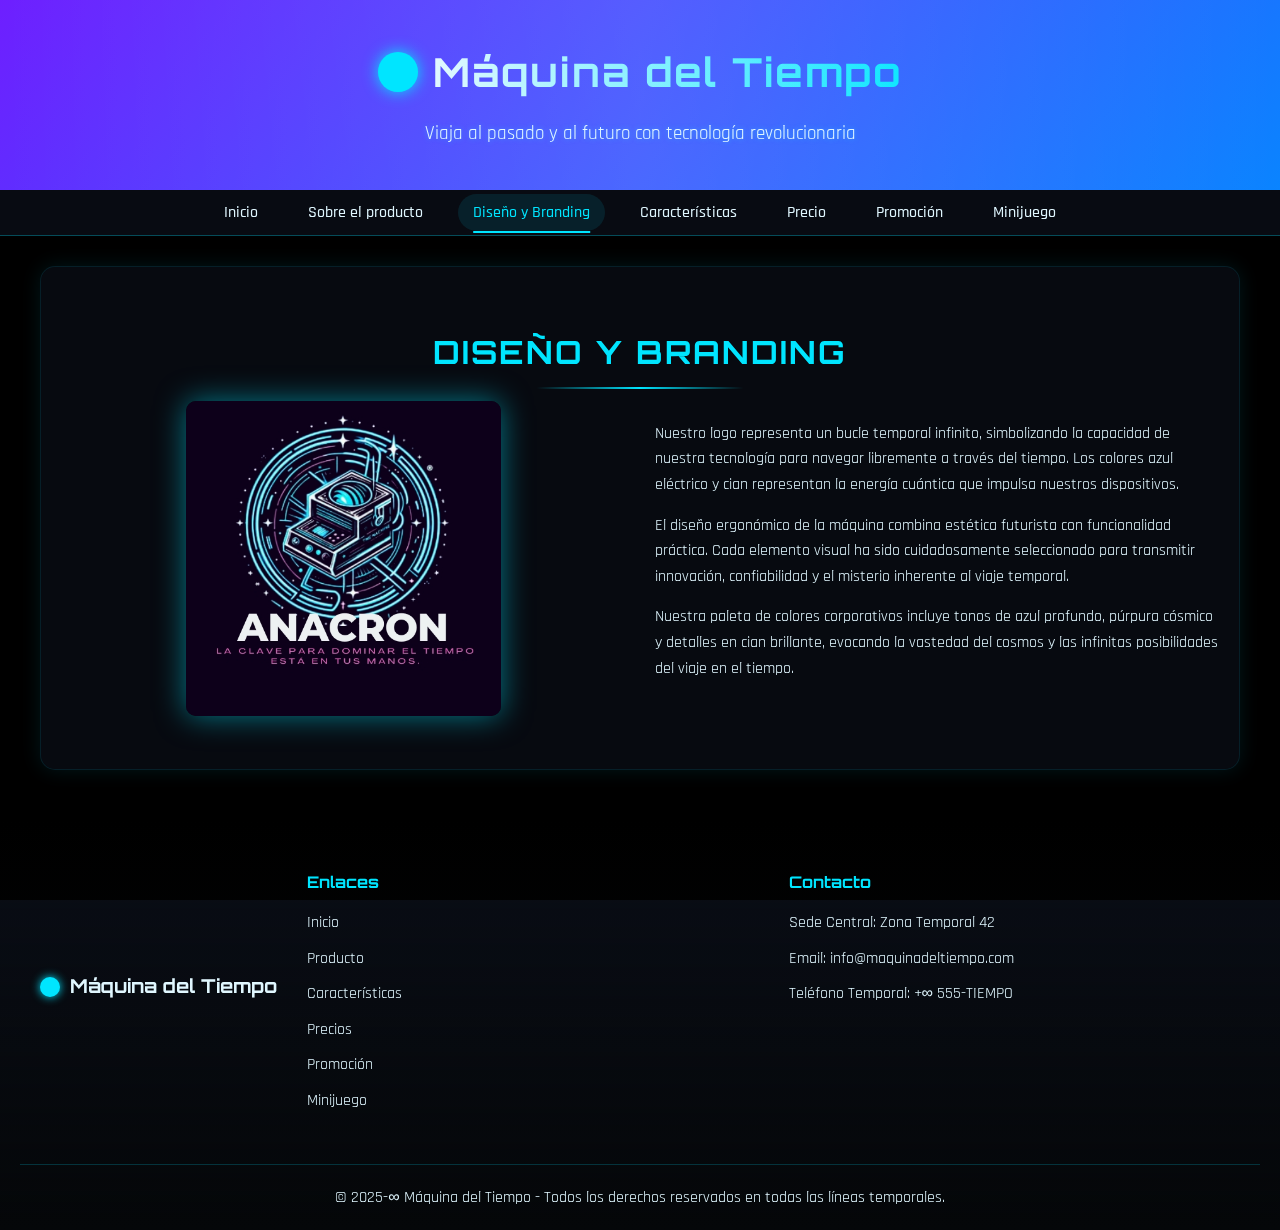
<file: branding.html>
<!DOCTYPE html>
<html lang="es">
<head>
  <meta charset="UTF-8">
  <meta name="viewport" content="width=device-width, initial-scale=1.0">
  <title>Diseño y Branding - Máquina del Tiempo</title>
  <link rel="stylesheet" href="styles.css">
  <link rel="stylesheet" href="https://fonts.googleapis.com/css2?family=Orbitron:wght@400;500;700&family=Rajdhani:wght@300;400;500;600&display=swap">
</head>
<body>
  <div class="stars"></div>
  <div class="twinkling"></div>
  
  <header>
      <div class="logo">
          <div class="circle"></div>
          <h1>Máquina del Tiempo</h1>
      </div>
      <p>Viaja al pasado y al futuro con tecnología revolucionaria</p>
  </header>

  <nav>
      <ul>
          <li><a href="index.html">Inicio</a></li>
          <li><a href="producto.html">Sobre el producto</a></li>
          <li><a href="branding.html" class="active">Diseño y Branding</a></li>
          <li><a href="caracteristicas.html">Características</a></li>
          <li><a href="precio.html">Precio</a></li>
          <li><a href="promocion.html">Promoción</a></li>
          <li><a href="minijuego.html">Minijuego</a></li>
      </ul>
  </nav>

  <section id="branding" class="glow-section">
      <h2>Diseño y Branding</h2>
      <div class="flex-container">
          <div class="brand-image">
              <!-- Reemplaza "ruta/a/tu/logo.png" con la ubicación real de tu archivo de imagen -->
              <img src="./WhatsApp Image 2025-03-17 at 4.21.21 PM.jpeg" alt="Logo de Máquina del Tiempo" class="custom-logo">
          </div>
          <div class="text-content">
              <p>Nuestro logo representa un bucle temporal infinito, simbolizando la capacidad de nuestra tecnología para navegar libremente a través del tiempo. Los colores azul eléctrico y cian representan la energía cuántica que impulsa nuestros dispositivos.</p>
              <p>El diseño ergonómico de la máquina combina estética futurista con funcionalidad práctica. Cada elemento visual ha sido cuidadosamente seleccionado para transmitir innovación, confiabilidad y el misterio inherente al viaje temporal.</p>
              <p>Nuestra paleta de colores corporativos incluye tonos de azul profundo, púrpura cósmico y detalles en cian brillante, evocando la vastedad del cosmos y las infinitas posibilidades del viaje en el tiempo.</p>
          </div>
      </div>
  </section>

  <footer>
      <div class="footer-content">
          <div class="footer-logo">
              <div class="mini-circle"></div>
              <h3>Máquina del Tiempo</h3>
          </div>
          <div class="footer-links">
              <h4>Enlaces</h4>
              <ul>
                  <li><a href="index.html">Inicio</a></li>
                  <li><a href="producto.html">Producto</a></li>
                  <li><a href="caracteristicas.html">Características</a></li>
                  <li><a href="precio.html">Precios</a></li>
                  <li><a href="promocion.html">Promoción</a></li>
                  <li><a href="minijuego.html">Minijuego</a></li>
              </ul>
          </div>
          <div class="footer-contact">
              <h4>Contacto</h4>
              <p>Sede Central: Zona Temporal 42</p>
              <p>Email: info@maquinadeltiempo.com</p>
              <p>Teléfono Temporal: +∞ 555-TIEMPO</p>
          </div>
      </div>
      <div class="copyright">
          <p>&copy; 2025-∞ Máquina del Tiempo - Todos los derechos reservados en todas las líneas temporales.</p>
      </div>
  </footer>
</body>
</html>
</file>
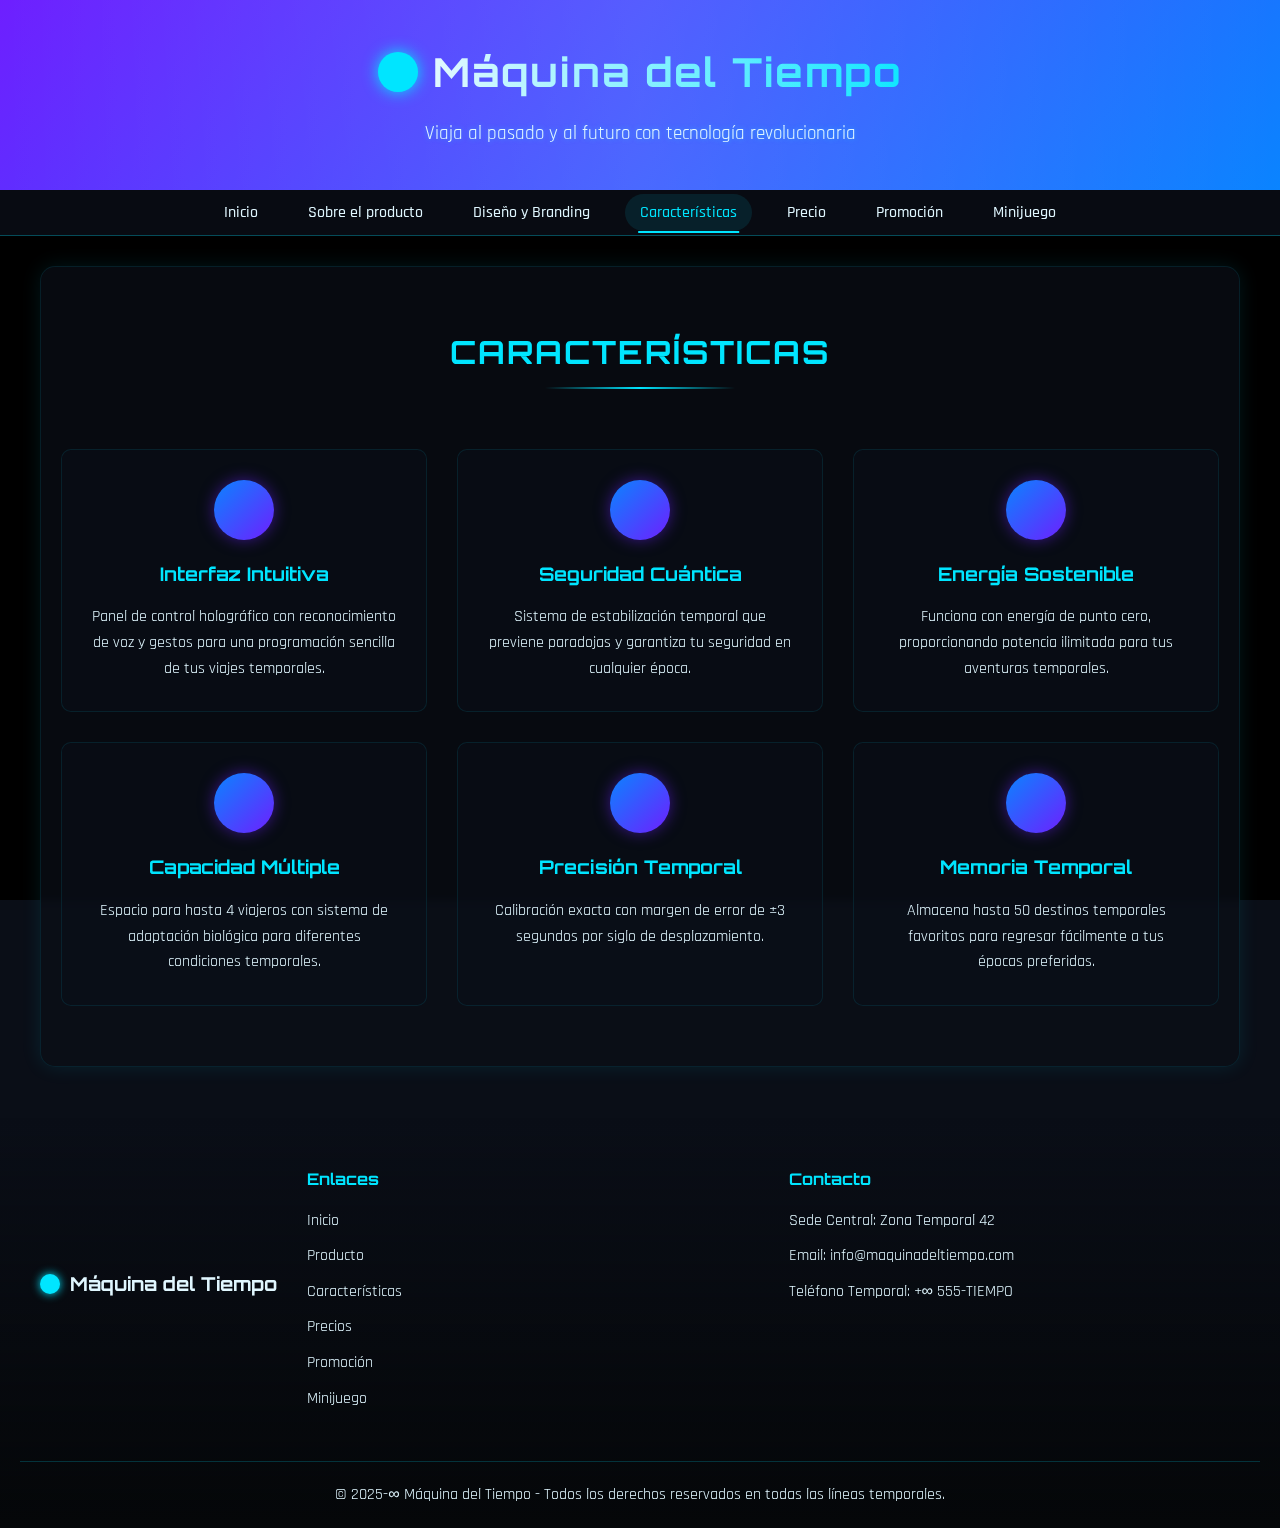
<file: caracteristicas.html>
<!DOCTYPE html>
<html lang="es">
<head>
  <meta charset="UTF-8">
  <meta name="viewport" content="width=device-width, initial-scale=1.0">
  <title>Características - Máquina del Tiempo</title>
  <link rel="stylesheet" href="styles.css">
  <link rel="stylesheet" href="https://fonts.googleapis.com/css2?family=Orbitron:wght@400;500;700&family=Rajdhani:wght@300;400;500;600&display=swap">
</head>
<body>
  <div class="stars"></div>
  <div class="twinkling"></div>
  
  <header>
      <div class="logo">
          <div class="circle"></div>
          <h1>Máquina del Tiempo</h1>
      </div>
      <p>Viaja al pasado y al futuro con tecnología revolucionaria</p>
  </header>

  <nav>
      <ul>
          <li><a href="index.html">Inicio</a></li>
          <li><a href="producto.html">Sobre el producto</a></li>
          <li><a href="branding.html">Diseño y Branding</a></li>
          <li><a href="caracteristicas.html" class="active">Características</a></li>
          <li><a href="precio.html">Precio</a></li>
          <li><a href="promocion.html">Promoción</a></li>
          <li><a href="minijuego.html">Minijuego</a></li>
      </ul>
  </nav>

  <section id="caracteristicas" class="glow-section">
      <h2>Características</h2>
      <div class="features-grid">
          <div class="feature-card">
              <div class="feature-icon interface"></div>
              <h3>Interfaz Intuitiva</h3>
              <p>Panel de control holográfico con reconocimiento de voz y gestos para una programación sencilla de tus viajes temporales.</p>
          </div>
          <div class="feature-card">
              <div class="feature-icon safety"></div>
              <h3>Seguridad Cuántica</h3>
              <p>Sistema de estabilización temporal que previene paradojas y garantiza tu seguridad en cualquier época.</p>
          </div>
          <div class="feature-card">
              <div class="feature-icon energy"></div>
              <h3>Energía Sostenible</h3>
              <p>Funciona con energía de punto cero, proporcionando potencia ilimitada para tus aventuras temporales.</p>
          </div>
          <div class="feature-card">
              <div class="feature-icon capacity"></div>
              <h3>Capacidad Múltiple</h3>
              <p>Espacio para hasta 4 viajeros con sistema de adaptación biológica para diferentes condiciones temporales.</p>
          </div>
          <div class="feature-card">
              <div class="feature-icon precision"></div>
              <h3>Precisión Temporal</h3>
              <p>Calibración exacta con margen de error de ±3 segundos por siglo de desplazamiento.</p>
          </div>
          <div class="feature-card">
              <div class="feature-icon memory"></div>
              <h3>Memoria Temporal</h3>
              <p>Almacena hasta 50 destinos temporales favoritos para regresar fácilmente a tus épocas preferidas.</p>
          </div>
      </div>
  </section>

  <footer>
      <div class="footer-content">
          <div class="footer-logo">
              <div class="mini-circle"></div>
              <h3>Máquina del Tiempo</h3>
          </div>
          <div class="footer-links">
              <h4>Enlaces</h4>
              <ul>
                  <li><a href="index.html">Inicio</a></li>
                  <li><a href="producto.html">Producto</a></li>
                  <li><a href="caracteristicas.html">Características</a></li>
                  <li><a href="precio.html">Precios</a></li>
                  <li><a href="promocion.html">Promoción</a></li>
                  <li><a href="minijuego.html">Minijuego</a></li>
              </ul>
          </div>
          <div class="footer-contact">
              <h4>Contacto</h4>
              <p>Sede Central: Zona Temporal 42</p>
              <p>Email: info@maquinadeltiempo.com</p>
              <p>Teléfono Temporal: +∞ 555-TIEMPO</p>
          </div>
      </div>
      <div class="copyright">
          <p>&copy; 2025-∞ Máquina del Tiempo - Todos los derechos reservados en todas las líneas temporales.</p>
      </div>
  </footer>
</body>
</html>
</file>
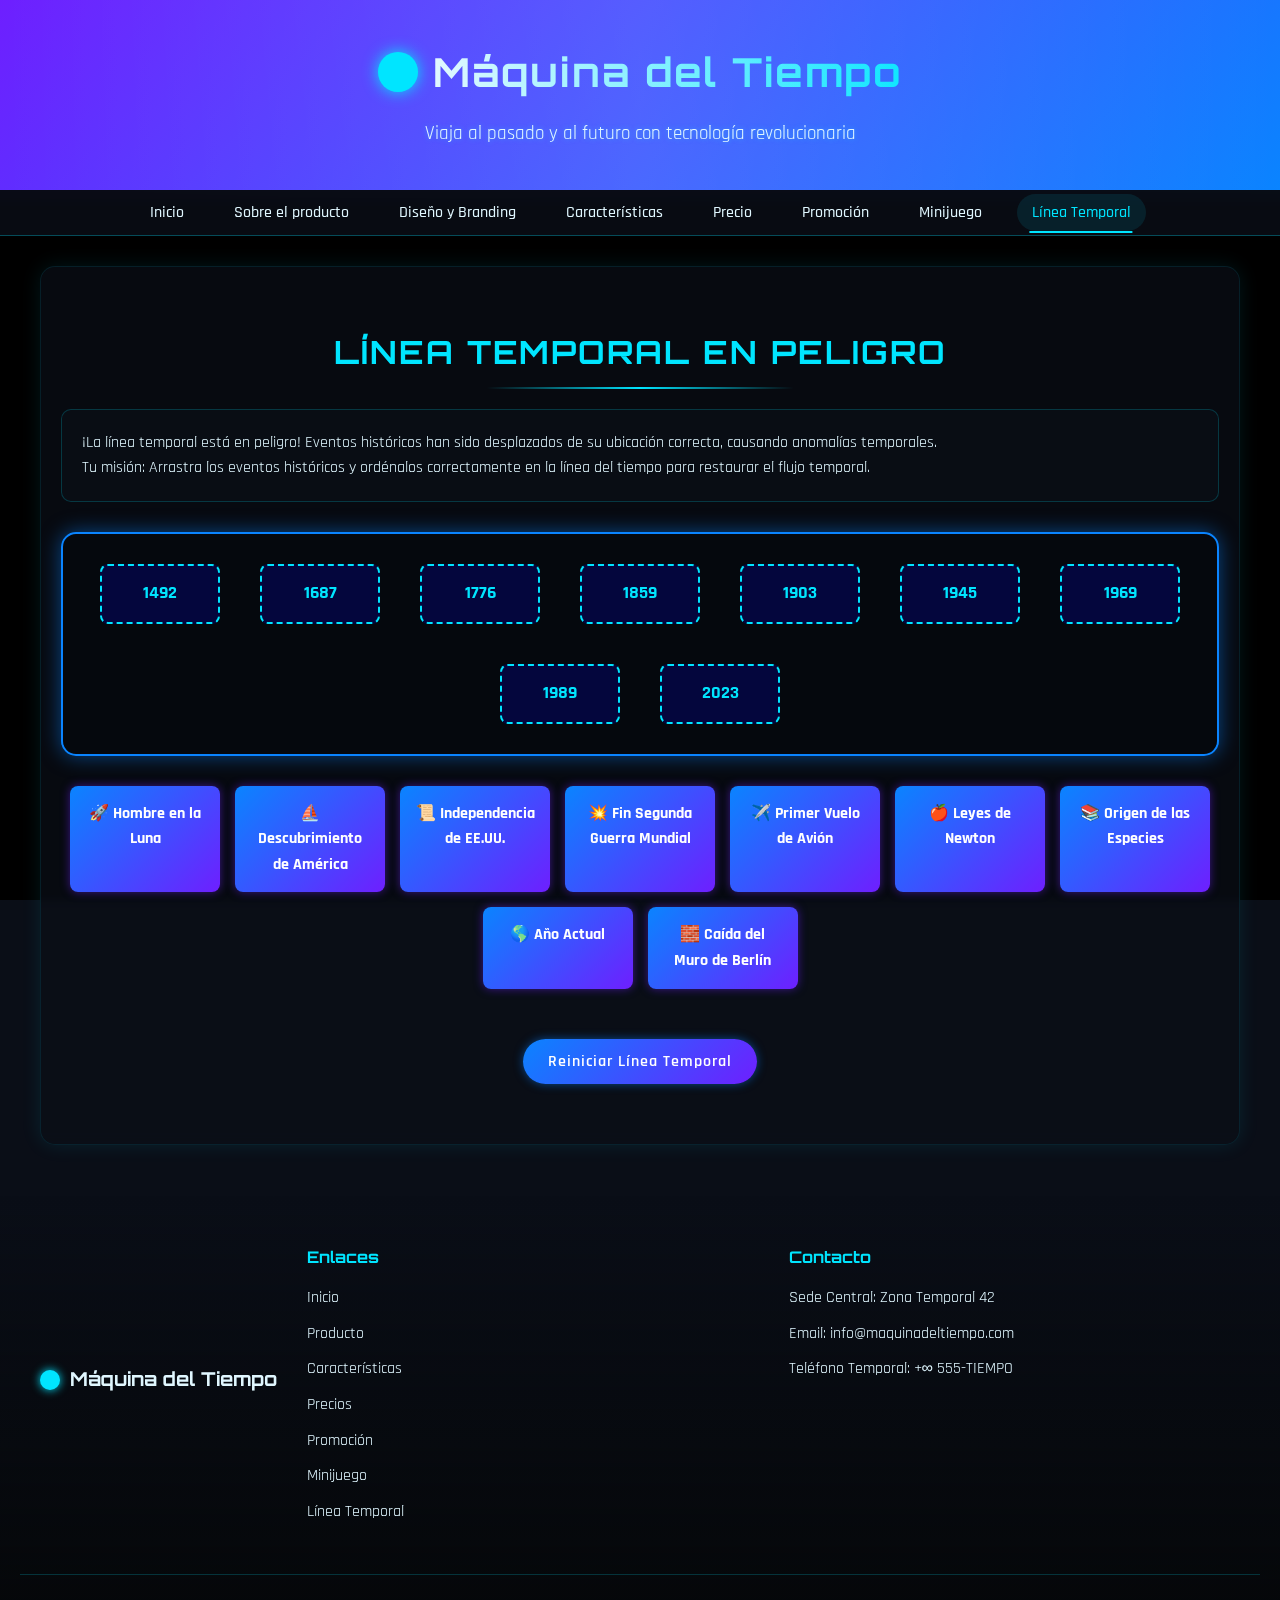
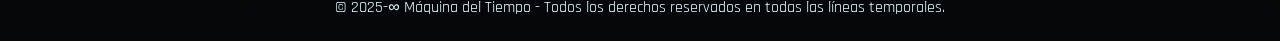
<file: linea-temporal.html>
<!DOCTYPE html>
<html lang="es">
<head>
    <meta charset="UTF-8">
    <meta name="viewport" content="width=device-width, initial-scale=1.0">
    <title>Línea Temporal en Peligro - Máquina del Tiempo</title>
    <link rel="stylesheet" href="styles.css">
    <link rel="stylesheet" href="linea-temporal.css">
    <link rel="stylesheet" href="https://fonts.googleapis.com/css2?family=Orbitron:wght@400;500;700&family=Rajdhani:wght@300;400;500;600&display=swap">
</head>
<body>
    <div class="stars"></div>
    <div class="twinkling"></div>
    
    <header>
        <div class="logo">
            <div class="circle"></div>
            <h1>Máquina del Tiempo</h1>
        </div>
        <p>Viaja al pasado y al futuro con tecnología revolucionaria</p>
    </header>

    <nav>
        <ul>
            <li><a href="index.html">Inicio</a></li>
            <li><a href="producto.html">Sobre el producto</a></li>
            <li><a href="branding.html">Diseño y Branding</a></li>
            <li><a href="caracteristicas.html">Características</a></li>
            <li><a href="precio.html">Precio</a></li>
            <li><a href="promocion.html">Promoción</a></li>
            <li><a href="minijuego.html">Minijuego</a></li>
            <li><a href="linea-temporal.html" class="active">Línea Temporal</a></li>
        </ul>
    </nav>

    <section id="linea-temporal" class="glow-section">
        <h2>Línea Temporal en Peligro</h2>
        <div class="game-instructions">
            <p>¡La línea temporal está en peligro! Eventos históricos han sido desplazados de su ubicación correcta, causando anomalías temporales.</p>
            <p>Tu misión: Arrastra los eventos históricos y ordénalos correctamente en la línea del tiempo para restaurar el flujo temporal.</p>
        </div>

        <div class="timeline">
            <div class="drop-zone" data-year="1492">1492</div>
            <div class="drop-zone" data-year="1687">1687</div>
            <div class="drop-zone" data-year="1776">1776</div>
            <div class="drop-zone" data-year="1859">1859</div>
            <div class="drop-zone" data-year="1903">1903</div>
            <div class="drop-zone" data-year="1945">1945</div>
            <div class="drop-zone" data-year="1969">1969</div>
            <div class="drop-zone" data-year="1989">1989</div>
            <div class="drop-zone" data-year="2023">2023</div>
        </div>

        <div class="events">
            <div class="event" draggable="true" data-year="1969">🚀 Hombre en la Luna</div>
            <div class="event" draggable="true" data-year="1776">📜 Independencia de EE.UU.</div>
            <div class="event" draggable="true" data-year="1492">⛵ Descubrimiento de América</div>
            <div class="event" draggable="true" data-year="2023">🌎 Año Actual</div>
            <div class="event" draggable="true" data-year="1945">💥 Fin Segunda Guerra Mundial</div>
            <div class="event" draggable="true" data-year="1903">✈️ Primer Vuelo de Avión</div>
            <div class="event" draggable="true" data-year="1859">📚 Origen de las Especies</div>
            <div class="event" draggable="true" data-year="1687">🍎 Leyes de Newton</div>
            <div class="event" draggable="true" data-year="1989">🧱 Caída del Muro de Berlín</div>
        </div>

        <div id="message"></div>
        
        <div class="game-controls">
            <button id="reset-timeline" class="glow-button">Reiniciar Línea Temporal</button>
        </div>
    </section>

    <footer>
        <div class="footer-content">
            <div class="footer-logo">
                <div class="mini-circle"></div>
                <h3>Máquina del Tiempo</h3>
            </div>
            <div class="footer-links">
                <h4>Enlaces</h4>
                <ul>
                    <li><a href="index.html">Inicio</a></li>
                    <li><a href="producto.html">Producto</a></li>
                    <li><a href="caracteristicas.html">Características</a></li>
                    <li><a href="precio.html">Precios</a></li>
                    <li><a href="promocion.html">Promoción</a></li>
                    <li><a href="minijuego.html">Minijuego</a></li>
                    <li><a href="linea-temporal.html">Línea Temporal</a></li>
                </ul>
            </div>
            <div class="footer-contact">
                <h4>Contacto</h4>
                <p>Sede Central: Zona Temporal 42</p>
                <p>Email: info@maquinadeltiempo.com</p>
                <p>Teléfono Temporal: +∞ 555-TIEMPO</p>
            </div>
        </div>
        <div class="copyright">
            <p>&copy; 2025-∞ Máquina del Tiempo - Todos los derechos reservados en todas las líneas temporales.</p>
        </div>
    </footer>

    <script src="linea-temporal.js"></script>
</body>
</html>
</file>
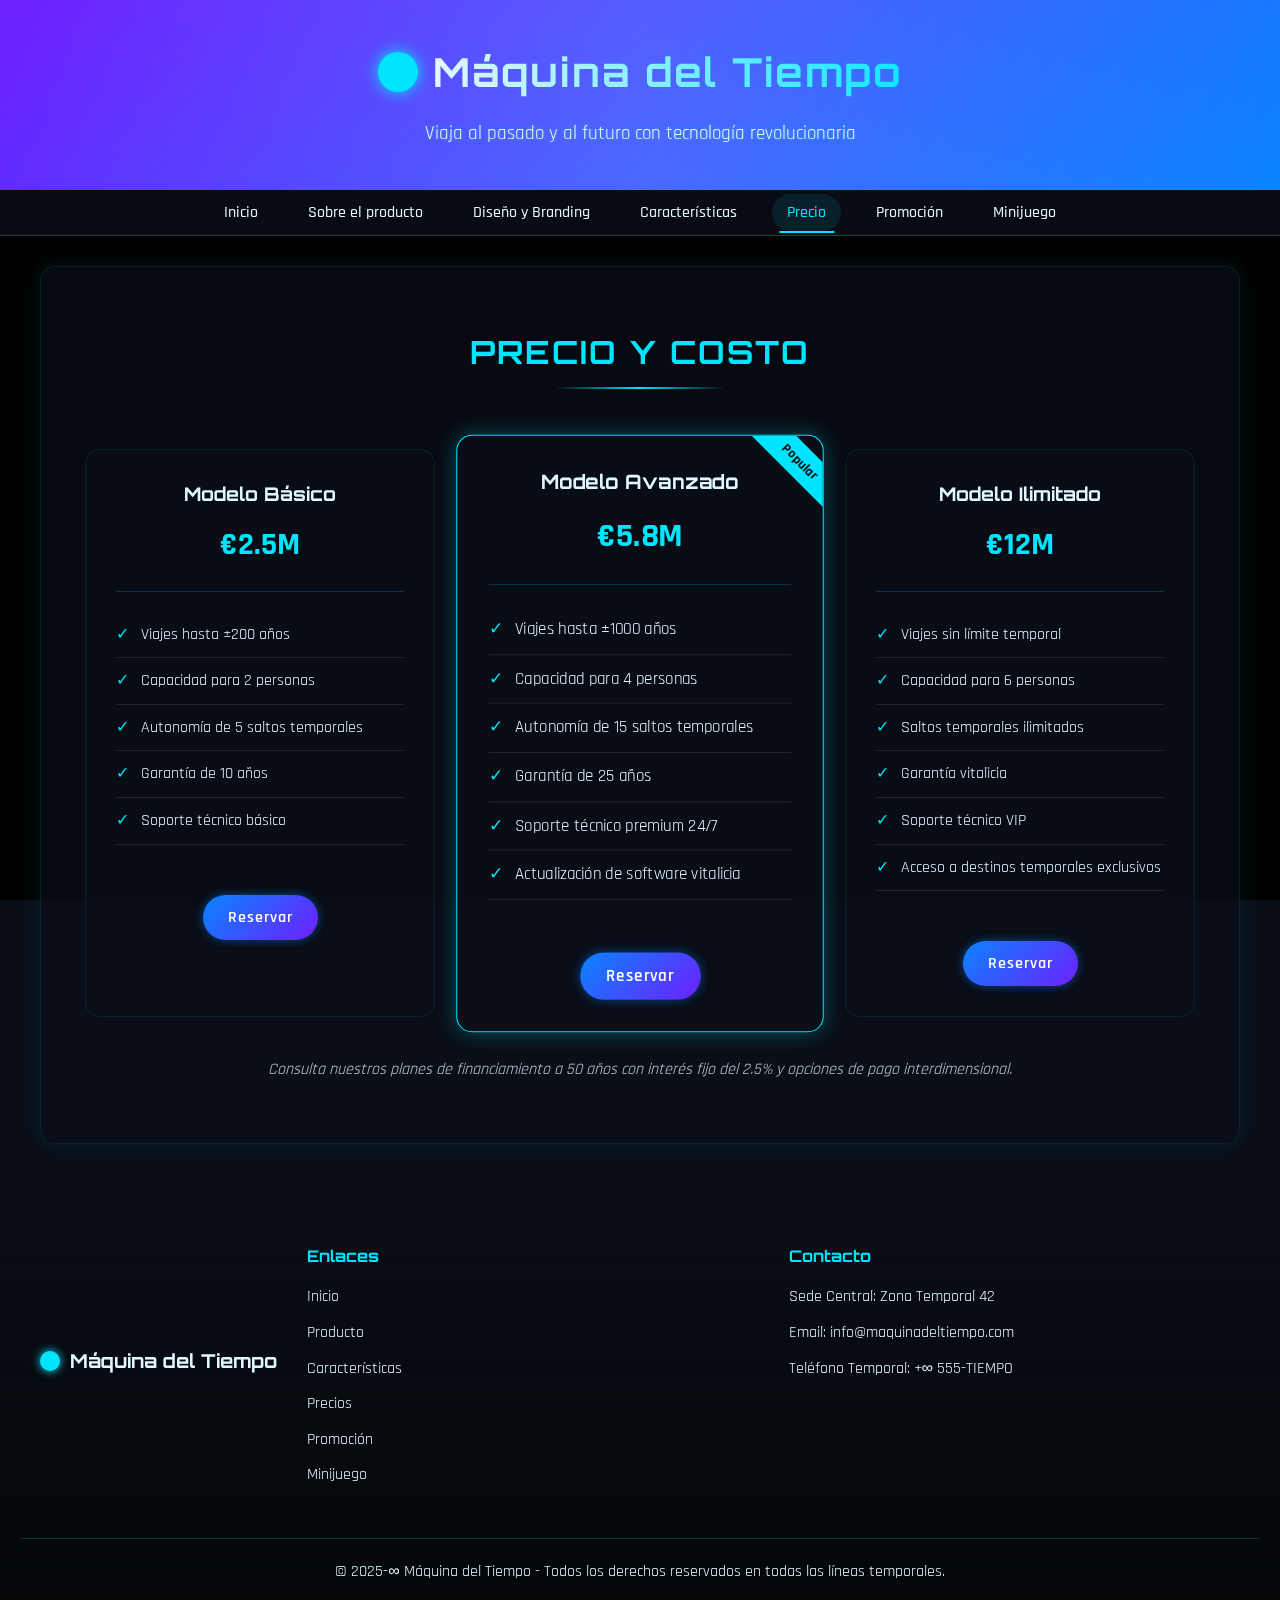
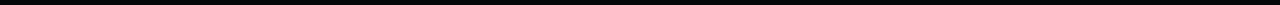
<file: precio.html>
<!DOCTYPE html>
<html lang="es">
<head>
  <meta charset="UTF-8">
  <meta name="viewport" content="width=device-width, initial-scale=1.0">
  <title>Precios - Máquina del Tiempo</title>
  <link rel="stylesheet" href="styles.css">
  <link rel="stylesheet" href="https://fonts.googleapis.com/css2?family=Orbitron:wght@400;500;700&family=Rajdhani:wght@300;400;500;600&display=swap">
</head>
<body>
  <div class="stars"></div>
  <div class="twinkling"></div>
  
  <header>
      <div class="logo">
          <div class="circle"></div>
          <h1>Máquina del Tiempo</h1>
      </div>
      <p>Viaja al pasado y al futuro con tecnología revolucionaria</p>
  </header>

  <nav>
      <ul>
          <li><a href="index.html">Inicio</a></li>
          <li><a href="producto.html">Sobre el producto</a></li>
          <li><a href="branding.html">Diseño y Branding</a></li>
          <li><a href="caracteristicas.html">Características</a></li>
          <li><a href="precio.html" class="active">Precio</a></li>
          <li><a href="promocion.html">Promoción</a></li>
          <li><a href="minijuego.html">Minijuego</a></li>
      </ul>
  </nav>

  <section id="precio" class="glow-section">
      <h2>Precio y Costo</h2>
      <div class="pricing-container">
          <div class="price-card">
              <div class="price-header">
                  <h3>Modelo Básico</h3>
                  <div class="price">€2.5M</div>
              </div>
              <ul>
                  <li>Viajes hasta ±200 años</li>
                  <li>Capacidad para 2 personas</li>
                  <li>Autonomía de 5 saltos temporales</li>
                  <li>Garantía de 10 años</li>
                  <li>Soporte técnico básico</li>
              </ul>
              <button class="glow-button">Reservar</button>
          </div>
          <div class="price-card featured">
              <div class="price-header">
                  <h3>Modelo Avanzado</h3>
                  <div class="price">€5.8M</div>
              </div>
              <ul>
                  <li>Viajes hasta ±1000 años</li>
                  <li>Capacidad para 4 personas</li>
                  <li>Autonomía de 15 saltos temporales</li>
                  <li>Garantía de 25 años</li>
                  <li>Soporte técnico premium 24/7</li>
                  <li>Actualización de software vitalicia</li>
              </ul>
              <button class="glow-button">Reservar</button>
          </div>
          <div class="price-card">
              <div class="price-header">
                  <h3>Modelo Ilimitado</h3>
                  <div class="price">€12M</div>
              </div>
              <ul>
                  <li>Viajes sin límite temporal</li>
                  <li>Capacidad para 6 personas</li>
                  <li>Saltos temporales ilimitados</li>
                  <li>Garantía vitalicia</li>
                  <li>Soporte técnico VIP</li>
                  <li>Acceso a destinos temporales exclusivos</li>
              </ul>
              <button class="glow-button">Reservar</button>
          </div>
      </div>
      <p class="financing">Consulta nuestros planes de financiamiento a 50 años con interés fijo del 2.5% y opciones de pago interdimensional.</p>
  </section>

  <footer>
      <div class="footer-content">
          <div class="footer-logo">
              <div class="mini-circle"></div>
              <h3>Máquina del Tiempo</h3>
          </div>
          <div class="footer-links">
              <h4>Enlaces</h4>
              <ul>
                  <li><a href="index.html">Inicio</a></li>
                  <li><a href="producto.html">Producto</a></li>
                  <li><a href="caracteristicas.html">Características</a></li>
                  <li><a href="precio.html">Precios</a></li>
                  <li><a href="promocion.html">Promoción</a></li>
                  <li><a href="minijuego.html">Minijuego</a></li>
              </ul>
          </div>
          <div class="footer-contact">
              <h4>Contacto</h4>
              <p>Sede Central: Zona Temporal 42</p>
              <p>Email: info@maquinadeltiempo.com</p>
              <p>Teléfono Temporal: +∞ 555-TIEMPO</p>
          </div>
      </div>
      <div class="copyright">
          <p>&copy; 2025-∞ Máquina del Tiempo - Todos los derechos reservados en todas las líneas temporales.</p>
      </div>
  </footer>
</body>
</html>
</file>
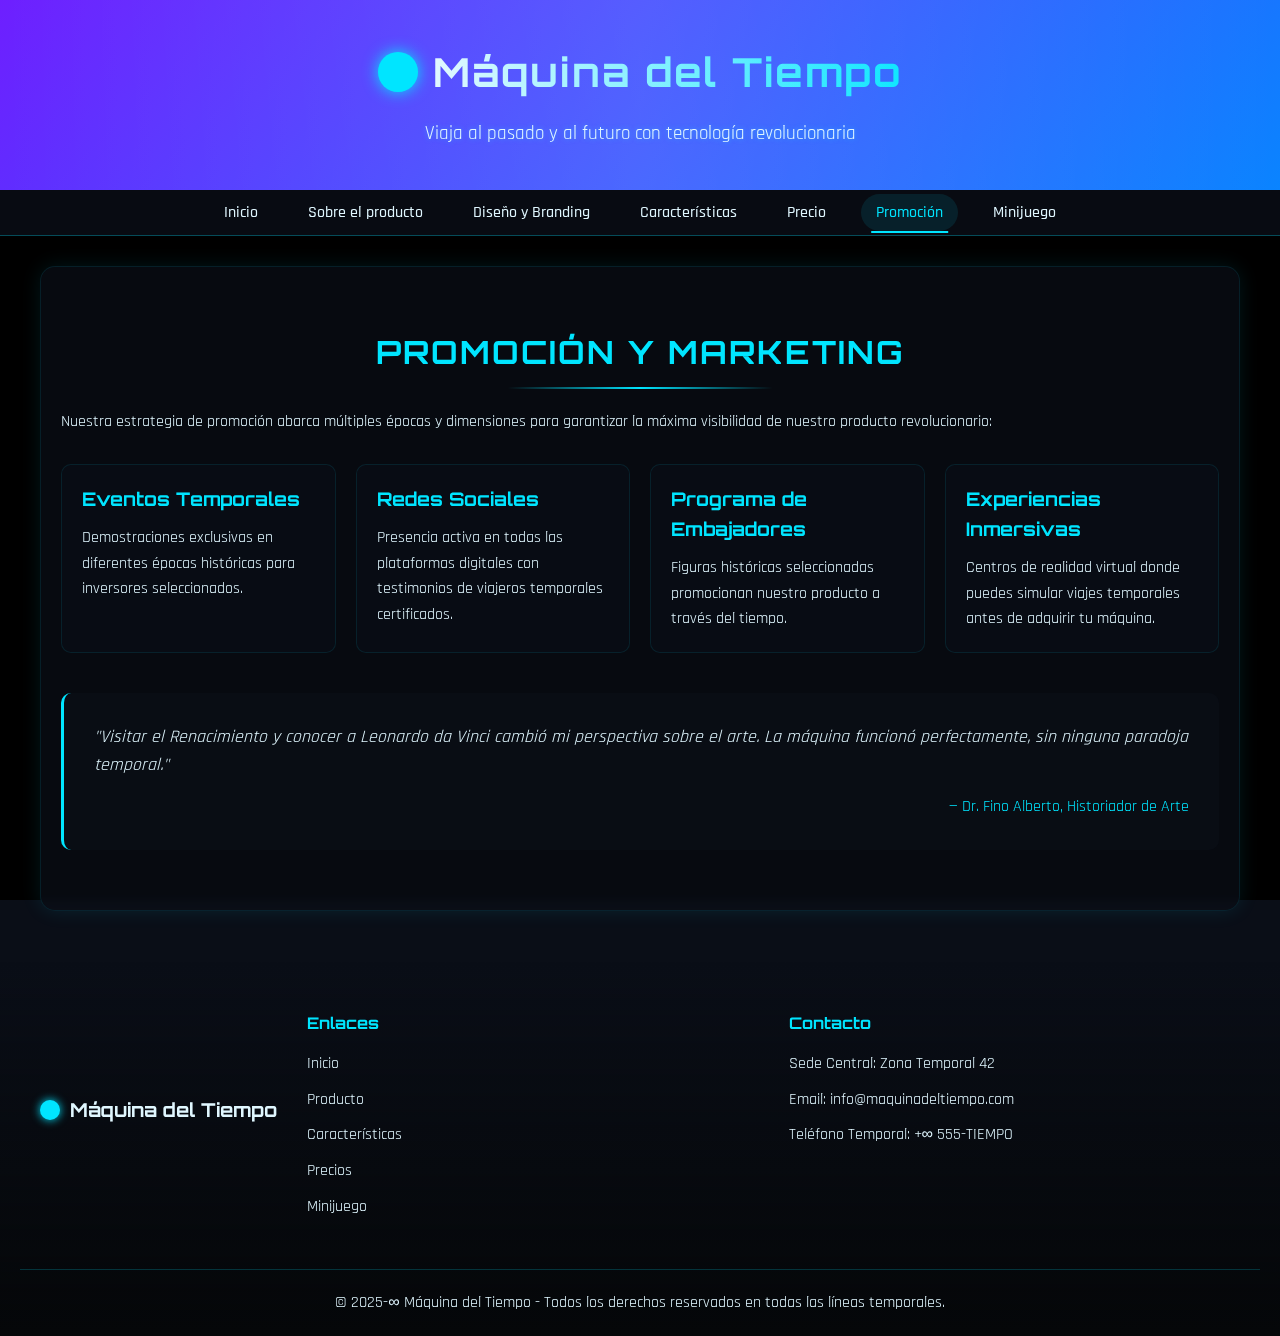
<file: promocion.html>
<!DOCTYPE html>
<html lang="es">
<head>
  <meta charset="UTF-8">
  <meta name="viewport" content="width=device-width, initial-scale=1.0">
  <title>Promoción - Máquina del Tiempo</title>
  <link rel="stylesheet" href="styles.css">
  <link rel="stylesheet" href="https://fonts.googleapis.com/css2?family=Orbitron:wght@400;500;700&family=Rajdhani:wght@300;400;500;600&display=swap">
</head>
<body>
  <div class="stars"></div>
  <div class="twinkling"></div>
  
  <header>
      <div class="logo">
          <div class="circle"></div>
          <h1>Máquina del Tiempo</h1>
      </div>
      <p>Viaja al pasado y al futuro con tecnología revolucionaria</p>
  </header>

  <nav>
      <ul>
          <li><a href="index.html">Inicio</a></li>
          <li><a href="producto.html">Sobre el producto</a></li>
          <li><a href="branding.html">Diseño y Branding</a></li>
          <li><a href="caracteristicas.html">Características</a></li>
          <li><a href="precio.html">Precio</a></li>
          <li><a href="promocion.html" class="active">Promoción</a></li>
          <li><a href="minijuego.html">Minijuego</a></li>
      </ul>
  </nav>

  <section id="promocion" class="glow-section">
      <h2>Promoción y Marketing</h2>
      <div class="promo-content">
          <p>Nuestra estrategia de promoción abarca múltiples épocas y dimensiones para garantizar la máxima visibilidad de nuestro producto revolucionario:</p>
          
          <div class="promo-grid">
              <div class="promo-item">
                  <h3>Eventos Temporales</h3>
                  <p>Demostraciones exclusivas en diferentes épocas históricas para inversores seleccionados.</p>
              </div>
              <div class="promo-item">
                  <h3>Redes Sociales</h3>
                  <p>Presencia activa en todas las plataformas digitales con testimonios de viajeros temporales certificados.</p>
              </div>
              <div class="promo-item">
                  <h3>Programa de Embajadores</h3>
                  <p>Figuras históricas seleccionadas promocionan nuestro producto a través del tiempo.</p>
              </div>
              <div class="promo-item">
                  <h3>Experiencias Inmersivas</h3>
                  <p>Centros de realidad virtual donde puedes simular viajes temporales antes de adquirir tu máquina.</p>
              </div>
          </div>
          
          <div class="testimonial">
              <p>"Visitar el Renacimiento y conocer a Leonardo da Vinci cambió mi perspectiva sobre el arte. La máquina funcionó perfectamente, sin ninguna paradoja temporal."</p>
              <span class="author">— Dr. Fino Alberto, Historiador de Arte</span>
          </div>
      </div>
  </section>

  <footer>
      <div class="footer-content">
          <div class="footer-logo">
              <div class="mini-circle"></div>
              <h3>Máquina del Tiempo</h3>
          </div>
          <div class="footer-links">
              <h4>Enlaces</h4>
              <ul>
                  <li><a href="index.html">Inicio</a></li>
                  <li><a href="producto.html">Producto</a></li>
                  <li><a href="caracteristicas.html">Características</a></li>
                  <li><a href="precio.html">Precios</a></li>
                  <li><a href="minijuego.html">Minijuego</a></li>
              </ul>
          </div>
          <div class="footer-contact">
              <h4>Contacto</h4>
              <p>Sede Central: Zona Temporal 42</p>
              <p>Email: info@maquinadeltiempo.com</p>
              <p>Teléfono Temporal: +∞ 555-TIEMPO</p>
          </div>
      </div>
      <div class="copyright">
          <p>&copy; 2025-∞ Máquina del Tiempo - Todos los derechos reservados en todas las líneas temporales.</p>
      </div>
  </footer>
</body>
</html>
</file>
<file: styles.css>
/* Fuentes y estilos base */
:root {
  --primary: #0a84ff;
  --secondary: #6e1fff;
  --accent: #00e5ff;
  --dark: #0a0e17;
  --darker: #050709;
  --light: #e0f7ff;
  --glow: 0 0 10px var(--accent), 0 0 20px rgba(0, 229, 255, 0.5);
}

* {
  margin: 0;
  padding: 0;
  box-sizing: border-box;
}

body {
  font-family: "Rajdhani", sans-serif;
  margin: 0;
  padding: 0;
  text-align: center;
  background-color: var(--dark);
  color: var(--light);
  line-height: 1.6;
  overflow-x: hidden;
  position: relative;
}

/* Fondo de estrellas */
.stars,
.twinkling {
  position: fixed;
  top: 0;
  left: 0;
  width: 100%;
  height: 100%;
  z-index: -10;
}

.stars {
  background: #000 url("https://i.imgur.com/YKY28eT.png") repeat top center;
}

.twinkling {
  background: transparent url("https://i.imgur.com/XYMF4ca.png") repeat top center;
  animation: move-twink-back 200s linear infinite;
  opacity: 0.3;
}

@keyframes move-twink-back {
  from {
    background-position: 0 0;
  }
  to {
    background-position: -10000px 5000px;
  }
}

/* Encabezado */
header {
  background: linear-gradient(135deg, var(--secondary), var(--primary));
  padding: 40px 20px;
  position: relative;
  overflow: hidden;
  box-shadow: 0 5px 15px rgba(0, 0, 0, 0.5);
}

header::before {
  content: "";
  position: absolute;
  top: 0;
  left: 0;
  width: 100%;
  height: 100%;
  background: linear-gradient(90deg, transparent, rgba(255, 255, 255, 0.1), transparent);
  animation: scan 5s linear infinite;
}

@keyframes scan {
  0% {
    transform: translateX(-100%);
  }
  100% {
    transform: translateX(100%);
  }
}

.logo {
  display: flex;
  align-items: center;
  justify-content: center;
  margin-bottom: 15px;
}

.circle {
  width: 40px;
  height: 40px;
  border-radius: 50%;
  background: var(--accent);
  margin-right: 15px;
  position: relative;
  box-shadow: 0 0 15px var(--accent);
  animation: pulse 3s infinite;
}

@keyframes pulse {
  0% {
    box-shadow: 0 0 15px var(--accent);
  }
  50% {
    box-shadow: 0 0 25px var(--accent), 0 0 40px rgba(0, 229, 255, 0.5);
  }
  100% {
    box-shadow: 0 0 15px var(--accent);
  }
}

header h1 {
  font-family: "Orbitron", sans-serif;
  font-size: 2.5rem;
  letter-spacing: 2px;
  margin: 0;
  background: linear-gradient(to right, var(--light), var(--accent));
  -webkit-background-clip: text;
  background-clip: text;
  color: transparent;
}

header p {
  font-size: 1.2rem;
  max-width: 600px;
  margin: 0 auto;
  text-shadow: 0 0 5px rgba(0, 229, 255, 0.5);
}

/* Navegación */
nav {
  background-color: rgba(10, 14, 23, 0.8);
  backdrop-filter: blur(10px);
  position: sticky;
  top: 0;
  z-index: 100;
  border-bottom: 1px solid rgba(0, 229, 255, 0.3);
}

nav ul {
  display: flex;
  justify-content: center;
  flex-wrap: wrap;
  padding: 0;
  list-style: none;
  transition: background-color 0.3s ease;
}

nav li {
  margin: 10px;
}

nav a {
  color: var(--light);
  text-decoration: none;
  padding: 8px 15px;
  border-radius: 20px;
  transition: all 0.3s ease;
  position: relative;
  font-weight: 500;
}

nav a.active {
  color: var(--accent);
  background-color: rgba(0, 229, 255, 0.1);
}

nav a::before {
  content: "";
  position: absolute;
  bottom: -2px;
  left: 50%;
  width: 0;
  height: 2px;
  background: var(--accent);
  transition: all 0.3s ease;
  transform: translateX(-50%);
}

nav a:hover,
nav a.active {
  color: var(--accent);
}

nav a:hover::before,
nav a.active::before {
  width: 80%;
}

/* Secciones */
section {
  padding: 60px 20px;
  margin: 30px auto;
  max-width: 1200px;
  background-color: rgba(10, 14, 23, 0.7);
  border-radius: 15px;
  position: relative;
  overflow: hidden;
  border: 1px solid rgba(0, 229, 255, 0.1);
  backdrop-filter: blur(5px);
}

.glow-section {
  box-shadow: 0 0 20px rgba(0, 229, 255, 0.1);
  transition: box-shadow 0.3s ease;
}

.glow-section:hover {
  box-shadow: 0 0 30px rgba(0, 229, 255, 0.2);
}

section h2 {
  font-family: "Orbitron", sans-serif;
  font-size: 2rem;
  margin-bottom: 30px;
  color: var(--accent);
  text-transform: uppercase;
  letter-spacing: 2px;
  position: relative;
  display: inline-block;
}

section h2::after {
  content: "";
  position: absolute;
  bottom: -10px;
  left: 50%;
  transform: translateX(-50%);
  width: 50%;
  height: 2px;
  background: linear-gradient(to right, transparent, var(--accent), transparent);
}

/* Botones */
button {
  padding: 12px 25px;
  background: linear-gradient(135deg, var(--primary), var(--secondary));
  border: none;
  color: white;
  cursor: pointer;
  border-radius: 25px;
  font-family: "Rajdhani", sans-serif;
  font-weight: 600;
  font-size: 1rem;
  letter-spacing: 1px;
  margin-top: 20px;
  position: relative;
  overflow: hidden;
  transition: all 0.3s ease;
  z-index: 1;
}

.glow-button {
  box-shadow: 0 0 10px rgba(10, 132, 255, 0.5);
}

button:hover {
  transform: scale(1.05);
  box-shadow: 0 0 15px rgba(10, 132, 255, 0.7);
}

button::before {
  content: "";
  position: absolute;
  top: 0;
  left: -100%;
  width: 100%;
  height: 100%;
  background: linear-gradient(90deg, transparent, rgba(255, 255, 255, 0.2), transparent);
  transition: all 0.5s ease;
  z-index: -1;
}

button:hover::before {
  left: 100%;
}

/* Visualización de la máquina del tiempo */
.time-machine-visual {
  width: 200px;
  height: 200px;
  margin: 40px auto;
  position: relative;
}

.machine-core {
  position: absolute;
  top: 50%;
  left: 50%;
  transform: translate(-50%, -50%);
  width: 50px;
  height: 50px;
  background: var(--accent);
  border-radius: 50%;
  box-shadow: 0 0 20px var(--accent);
  z-index: 3;
}

.machine-ring {
  position: absolute;
  top: 50%;
  left: 50%;
  border-radius: 50%;
  border: 2px solid var(--accent);
  opacity: 0;
  transform: translate(-50%, -50%) rotate(0deg);
}

.machine-ring.active {
  opacity: 1;
  animation: rotate 10s linear infinite;
}

.ring1 {
  width: 100px;
  height: 100px;
  border-color: var(--primary);
}

.ring2 {
  width: 150px;
  height: 150px;
  border-color: var(--secondary);
}

.ring3 {
  width: 200px;
  height: 200px;
}

@keyframes rotate {
  0% {
    transform: translate(-50%, -50%) rotate(0deg);
  }
  100% {
    transform: translate(-50%, -50%) rotate(360deg);
  }
}

/* Contenedores flexibles */
.flex-container {
  display: flex;
  justify-content: space-between;
  align-items: center;
  flex-wrap: wrap;
  gap: 30px;
}

.text-content {
  flex: 1;
  min-width: 300px;
  text-align: left;
}

.text-content p {
  margin-bottom: 15px;
}

.product-image,
.brand-image {
  flex: 1;
  min-width: 300px;
  height: 300px;
  position: relative;
  display: flex;
  justify-content: center;
  align-items: center;
}

.hologram {
  width: 200px;
  height: 200px;
  background: url("/placeholder.svg?height=200&width=200") no-repeat center;
  position: relative;
}

.hologram::before {
  content: "";
  position: absolute;
  top: 0;
  left: 0;
  width: 100%;
  height: 100%;
  background: linear-gradient(135deg, rgba(10, 132, 255, 0.2), rgba(110, 31, 255, 0.2));
  animation: hologram 4s ease infinite;
  border-radius: 10px;
}

@keyframes hologram {
  0%,
  100% {
    opacity: 0.5;
    transform: scale(1);
  }
  50% {
    opacity: 0.8;
    transform: scale(1.05);
  }
}

.logo-display {
  width: 200px;
  height: 200px;
  border-radius: 50%;
  background: linear-gradient(135deg, var(--primary), var(--secondary));
  position: relative;
  display: flex;
  justify-content: center;
  align-items: center;
  box-shadow: 0 0 30px rgba(110, 31, 255, 0.5);
}

.logo-display::before,
.logo-display::after {
  content: "";
  position: absolute;
  border-radius: 50%;
  background: transparent;
  border: 3px solid var(--accent);
}

.logo-display::before {
  width: 100px;
  height: 100px;
  animation: rotate 10s linear infinite;
}

.logo-display::after {
  width: 150px;
  height: 150px;
  animation: rotate 15s linear reverse infinite;
}

/* Características */
.features-grid {
  display: grid;
  grid-template-columns: repeat(auto-fit, minmax(300px, 1fr));
  gap: 30px;
  margin-top: 40px;
}

.feature-card {
  background: rgba(10, 14, 23, 0.5);
  border-radius: 10px;
  padding: 30px;
  transition: all 0.3s ease;
  border: 1px solid rgba(0, 229, 255, 0.1);
}

.feature-card:hover {
  transform: translateY(-5px);
  box-shadow: 0 10px 20px rgba(0, 0, 0, 0.2), 0 0 15px rgba(0, 229, 255, 0.3);
}

.feature-icon {
  width: 60px;
  height: 60px;
  margin: 0 auto 20px;
  border-radius: 50%;
  display: flex;
  justify-content: center;
  align-items: center;
  background: linear-gradient(135deg, var(--primary), var(--secondary));
  box-shadow: 0 0 15px rgba(110, 31, 255, 0.5);
}

.feature-card h3 {
  font-family: "Orbitron", sans-serif;
  margin-bottom: 15px;
  color: var(--accent);
}

/* Precios */
.pricing-container {
  display: flex;
  justify-content: center;
  flex-wrap: wrap;
  gap: 30px;
  margin: 40px 0;
}

.price-card {
  background: rgba(10, 14, 23, 0.5);
  border-radius: 15px;
  padding: 30px;
  flex: 1;
  min-width: 280px;
  max-width: 350px;
  transition: all 0.3s ease;
  border: 1px solid rgba(0, 229, 255, 0.1);
  position: relative;
  overflow: hidden;
}

.price-card.featured {
  transform: scale(1.05);
  border-color: var(--accent);
  box-shadow: 0 0 20px rgba(0, 229, 255, 0.3);
}

.price-card.featured::before {
  content: "Popular";
  position: absolute;
  top: 10px;
  right: -30px;
  background: var(--accent);
  color: var(--dark);
  padding: 5px 30px;
  font-size: 0.8rem;
  transform: rotate(45deg);
  font-weight: bold;
}

.price-card:hover {
  transform: translateY(-10px);
  box-shadow: 0 15px 30px rgba(0, 0, 0, 0.3), 0 0 15px rgba(0, 229, 255, 0.2);
}

.price-card.featured:hover {
  transform: scale(1.05) translateY(-10px);
}

.price-header {
  margin-bottom: 20px;
  padding-bottom: 20px;
  border-bottom: 1px solid rgba(0, 229, 255, 0.2);
}

.price-header h3 {
  font-family: "Orbitron", sans-serif;
  color: var(--light);
  margin-bottom: 10px;
}

.price {
  font-size: 2rem;
  font-weight: bold;
  color: var(--accent);
}

.price-card ul {
  list-style: none;
  padding: 0;
  margin-bottom: 30px;
  text-align: left;
}

.price-card ul li {
  padding: 10px 0;
  border-bottom: 1px solid rgba(255, 255, 255, 0.1);
  position: relative;
  padding-left: 25px;
}

.price-card ul li::before {
  content: "✓";
  position: absolute;
  left: 0;
  color: var(--accent);
}

.financing {
  margin-top: 30px;
  font-style: italic;
  opacity: 0.8;
}

/* Promoción */
.promo-content {
  text-align: left;
}

.promo-grid {
  display: grid;
  grid-template-columns: repeat(auto-fit, minmax(250px, 1fr));
  gap: 20px;
  margin: 30px 0;
}

.promo-item {
  background: rgba(10, 14, 23, 0.5);
  border-radius: 10px;
  padding: 20px;
  border: 1px solid rgba(0, 229, 255, 0.1);
  transition: all 0.3s ease;
}

.promo-item:hover {
  background: rgba(10, 14, 23, 0.7);
  box-shadow: 0 0 15px rgba(0, 229, 255, 0.2);
  transform: translateY(-5px);
}

.promo-item h3 {
  color: var(--accent);
  margin-bottom: 10px;
  font-family: "Orbitron", sans-serif;
}

.testimonial {
  background: rgba(10, 14, 23, 0.7);
  border-radius: 10px;
  padding: 30px;
  margin-top: 40px;
  position: relative;
  border-left: 3px solid var(--accent);
}

.testimonial p {
  font-size: 1.1rem;
  font-style: italic;
  margin-bottom: 15px;
}

.testimonial .author {
  display: block;
  text-align: right;
  color: var(--accent);
}

/* Footer */
footer {
  background: linear-gradient(to top, var(--darker), transparent);
  padding: 50px 20px 20px;
  margin-top: 50px;
  position: relative;
}

.footer-content {
  display: flex;
  justify-content: space-between;
  flex-wrap: wrap;
  max-width: 1200px;
  margin: 0 auto;
  gap: 30px;
}

.footer-logo {
  display: flex;
  align-items: center;
  margin-bottom: 20px;
}

.mini-circle {
  width: 20px;
  height: 20px;
  border-radius: 50%;
  background: var(--accent);
  margin-right: 10px;
  box-shadow: 0 0 10px var(--accent);
}

.footer-logo h3 {
  font-family: "Orbitron", sans-serif;
  font-size: 1.2rem;
  color: var(--light);
}

.footer-links,
.footer-contact {
  flex: 1;
  min-width: 200px;
  text-align: left;
}

.footer-links h4,
.footer-contact h4 {
  color: var(--accent);
  margin-bottom: 15px;
  font-family: "Orbitron", sans-serif;
}

.footer-links ul {
  list-style: none;
  padding: 0;
}

.footer-links ul li {
  margin-bottom: 10px;
}

.footer-links a {
  color: var(--light);
  text-decoration: none;
  transition: color 0.3s ease;
}

.footer-links a:hover {
  color: var(--accent);
}

.footer-contact p {
  margin-bottom: 10px;
}

.copyright {
  margin-top: 40px;
  padding-top: 20px;
  border-top: 1px solid rgba(0, 229, 255, 0.2);
}

/* Responsive */
@media (max-width: 768px) {
  header h1 {
    font-size: 2rem;
  }

  .flex-container {
    flex-direction: column;
  }

  .price-card.featured {
    transform: scale(1);
  }

  .price-card.featured:hover {
    transform: translateY(-10px);
  }

  .footer-content {
    flex-direction: column;
    align-items: center;
    text-align: center;
  }

  .footer-links,
  .footer-contact {
    text-align: center;
  }
}

@media (max-width: 480px) {
  header h1 {
    font-size: 1.8rem;
  }

  section {
    padding: 40px 15px;
  }

  .features-grid {
    grid-template-columns: 1fr;
  }
}

/* Estilos para la sección de video */
#video-presentacion {
  margin-top: 30px;
}

.video-container {
  max-width: 1000px;
  margin: 0 auto;
  box-shadow: 0 0 30px rgba(0, 229, 255, 0.3);
  border-radius: 15px;
  overflow: hidden;
}

.video-container video {
  display: block;
  width: 100%;
  border-radius: 15px;
}

/* Estilo para el logo personalizado */
.custom-logo {
  max-width: 315px; /* Aumentado de 150px a 250px */
  height: auto;
  display: block;
  margin: 0 auto;
  border-radius: 10px;
  box-shadow: 0 0 30px rgba(0, 229, 255, 0.5);
}
</file>
<file: linea-temporal.css>
/* Estilos para el minijuego de línea temporal */
.game-instructions {
  background: rgba(10, 14, 23, 0.7);
  border-radius: 10px;
  padding: 20px;
  margin-bottom: 30px;
  border: 1px solid rgba(0, 229, 255, 0.2);
  text-align: left;
}

.timeline {
  display: flex;
  justify-content: center;
  flex-wrap: wrap;
  gap: 20px;
  margin: 30px 0;
  padding: 20px;
  background: rgba(5, 7, 12, 0.8);
  border-radius: 15px;
  border: 2px solid var(--primary);
  box-shadow: 0 0 20px rgba(10, 132, 255, 0.5);
}

.drop-zone {
  width: 120px;
  height: 60px;
  border: 2px dashed var(--accent);
  display: flex;
  align-items: center;
  justify-content: center;
  font-size: 18px;
  font-weight: bold;
  color: var(--accent);
  background-color: rgba(0, 229, 255, 0.1);
  transition: 0.3s;
  border-radius: 8px;
  margin: 10px;
}

.drop-zone:hover {
  background-color: rgba(0, 229, 255, 0.2);
  box-shadow: 0 0 15px rgba(0, 229, 255, 0.3);
}

.events {
  display: flex;
  justify-content: center;
  gap: 15px;
  flex-wrap: wrap;
  margin: 30px 0;
}

.event {
  width: 150px;
  padding: 15px;
  background: linear-gradient(135deg, var(--primary), var(--secondary));
  color: white;
  font-weight: bold;
  cursor: grab;
  text-align: center;
  border-radius: 8px;
  transition: transform 0.2s, box-shadow 0.2s;
  box-shadow: 0 0 10px rgba(110, 31, 255, 0.5);
  user-select: none;
}

.event:hover {
  transform: translateY(-5px);
  box-shadow: 0 5px 15px rgba(110, 31, 255, 0.7);
}

.event:active {
  cursor: grabbing;
  transform: scale(1.05);
}

#timeline-message {
  margin: 30px 0;
  font-size: 24px;
  font-weight: bold;
  color: var(--accent);
  text-shadow: 0 0 10px var(--accent);
  height: 30px;
  opacity: 0;
  transition: opacity 0.5s;
}

#timeline-message.visible {
  opacity: 1;
}

.anomaly {
  animation: anomalyEffect 0.3s infinite alternate;
}

@keyframes anomalyEffect {
  from {
    background-color: rgba(255, 0, 0, 0.5);
    border-color: red;
  }
  to {
    background-color: rgba(255, 255, 0, 0.5);
    border-color: yellow;
  }
}

.game-controls {
  margin-top: 30px;
}

/* Responsive para el minijuego de línea temporal */
@media (max-width: 768px) {
  .timeline {
    flex-direction: column;
    align-items: center;
  }

  .drop-zone {
    width: 80%;
    max-width: 300px;
  }
}
</file>
